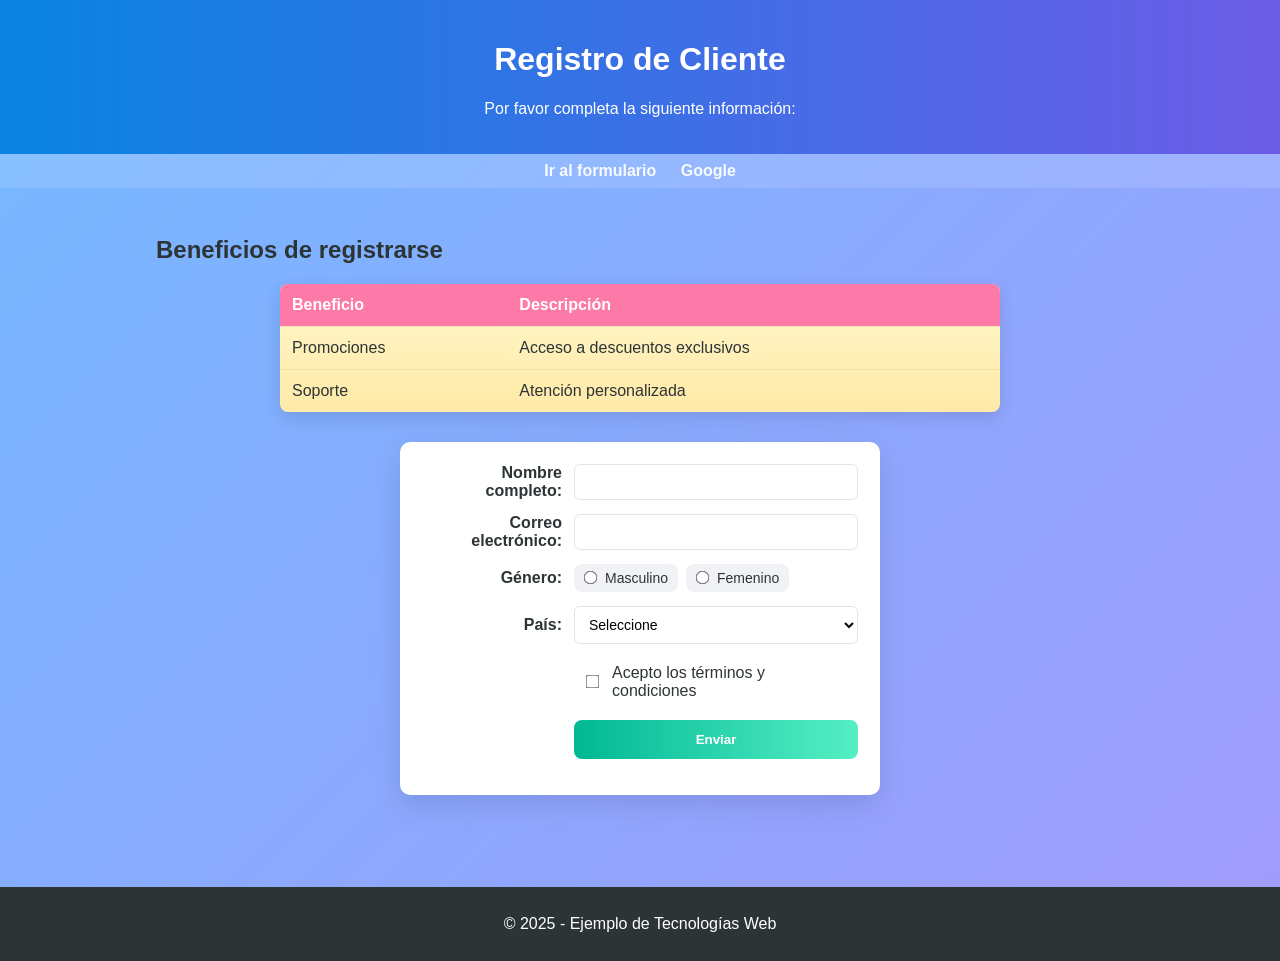
<file: Semana3/index.html>
<!DOCTYPE html>
<html lang="es">
<head>
  <meta charset="utf-8" />
  <meta name="viewport" content="width=device-width,initial-scale=1" />
  <title>Registro de Cliente - Ejemplo</title>
  <link rel="stylesheet" href="styles.css">
</head>
<body>
  <header>
    <h1>Registro de Cliente</h1>
    <p>Por favor completa la siguiente información:</p>
  </header>

  <nav>
    <ul>
      <li><a href="#formulario">Ir al formulario</a></li>
      <li><a href="https://www.google.com" target="_blank" rel="noopener">Google</a></li>
    </ul>
  </nav>

  <main class="container">
    <section id="tabla">
      <h2>Beneficios de registrarse</h2>
      <table class="beneficios">
        <thead>
          <tr>
            <th>Beneficio</th><th>Descripción</th>
          </tr>
        </thead>
        <tbody>
          <tr><td>Promociones</td><td>Acceso a descuentos exclusivos</td></tr>
          <tr><td>Soporte</td><td>Atención personalizada</td></tr>
        </tbody>
      </table>
    </section>

    <section id="formulario">
      <form id="clienteForm" class="formulario" novalidate>
        <!-- Nombre -->
        <div class="form-row">
          <label for="nombre">Nombre completo:</label>
          <input type="text" id="nombre" name="nombre" required autocomplete="name" />
        </div>

        <!-- Email -->
        <div class="form-row">
          <label for="email">Correo electrónico:</label>
          <input type="email" id="email" name="email" required autocomplete="email" />
        </div>

        <!-- Género (radio) -->
        <div class="form-row">
          <div class="label">Género:</div>
          <div class="options" role="radiogroup" aria-labelledby="generoLabel">
            <label class="option-item">
              <input type="radio" name="genero" value="Masculino" /> 
              <span>Masculino</span>
            </label>
            <label class="option-item">
              <input type="radio" name="genero" value="Femenino" /> 
              <span>Femenino</span>
            </label>
          </div>
        </div>

        <!-- País -->
        <div class="form-row">
          <label for="pais">País:</label>
          <select id="pais" name="pais" required>
            <option value="">Seleccione</option>
            <option value="Costa Rica">Costa Rica</option>
            <option value="México">México</option>
            <option value="Colombia">Colombia</option>
            <option value="Alemania">Alem.</option>
            <option value="Otro">Otro</option>
          </select>
        </div>

        <!-- Términos (checkbox) -->
        <div class="form-row">
          <div class="label"></div>
          <label class="checkbox-label">
            <input type="checkbox" id="terminos" name="terminos" />
            <span>Acepto los términos y condiciones</span>
          </label>
        </div>

        <!-- Botón -->
        <div class="form-row">
          <div class="label"></div>
          <button type="submit" class="btn">Enviar</button>
        </div>
      </form>
    </section>
  </main>

  <footer>
    <p>&copy; 2025 - Ejemplo de Tecnologías Web</p>
  </footer>

  <script src="script.js"></script>
</body>
</html>
</file>
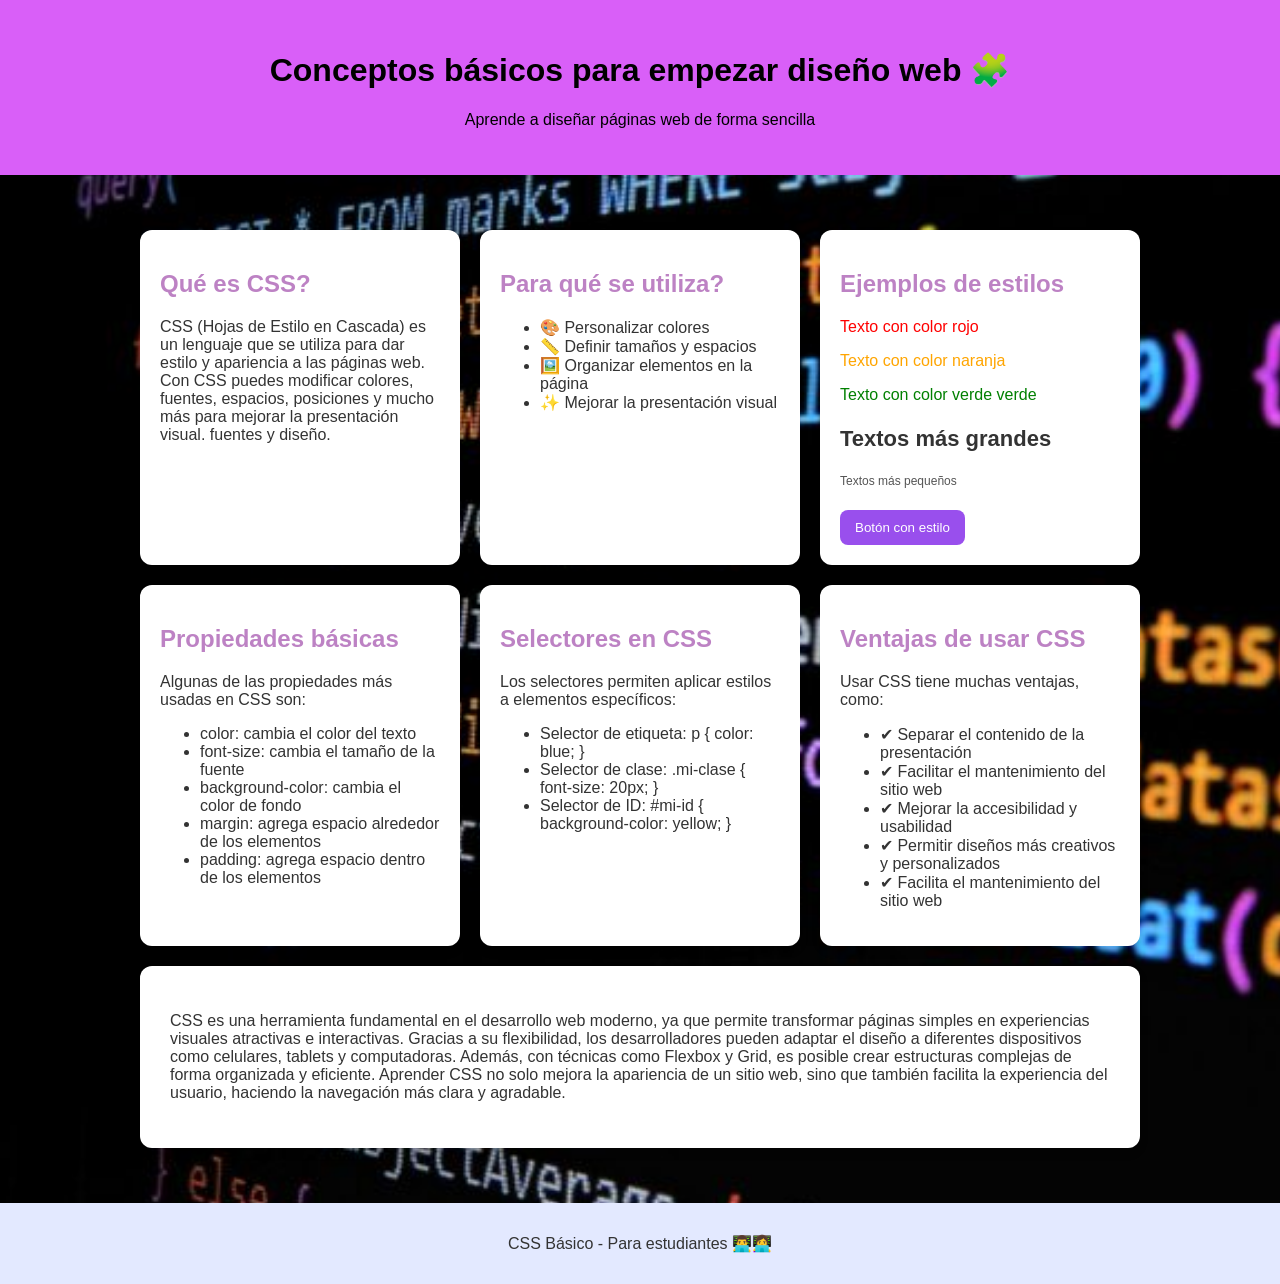
<file: Semana3/ejemplo1.html>
<!DOCTYPE html>
<html lang="es">
<head>
  <meta charset="UTF-8">
  <title>Aprendiendo CSS</title>
  <link rel="stylesheet" href="estilos1.css">
</head>
<body>

  <header class="header">
    <h1>Conceptos básicos para empezar diseño web 🧩</h1>
    <p>Aprende a diseñar páginas web de forma sencilla</p>
  </header>

  <main class="container">

    <section class="card">
      <h2>Qué es CSS?</h2>
      <p>
        CSS (Hojas de Estilo en Cascada) es un lenguaje que se utiliza para dar estilo y apariencia a las páginas web. Con CSS puedes modificar colores, fuentes, espacios, posiciones y mucho más para mejorar la presentación visual. fuentes y diseño.
      </p>
    </section>

    <section class="card">
      <h2>Para qué se utiliza?</h2>
      <ul>
        <li>🎨 Personalizar colores</li>
        <li>📏 Definir tamaños y espacios</li>
        <li>🖼️ Organizar elementos en la página</li>
        <li>✨ Mejorar la presentación visual</li>
      </ul>
    </section>

    <section class="card">
      <h2>Ejemplos de estilos</h2>
      <p class="texto-rojo">Texto con color rojo</p>
      <p class="texto-naranja">Texto con color naranja</p>
      <p class="texto-verde">Texto con color verde verde</p>
      <p class="texto-grande">Textos más grandes</p>
      <p class="texto-pequeño">Textos más pequeños</p>
      <button class="btn">Botón con estilo</button>
    </section>

    <section class="card">
      <h2>Propiedades básicas</h2>
      <p>
        Algunas de las propiedades más usadas en CSS son:
      </p>
      <ul>
        <li>  color: cambia el color del texto</li>
        <li>  font-size: cambia el tamaño de la fuente</li>
        <li>  background-color: cambia el color de fondo</li>
        <li>  margin: agrega espacio alrededor de los elementos</li>
        <li>  padding: agrega espacio dentro de los elementos</li>
      </ul>
    </section>

    <section class="card">
      <h2>Selectores en CSS</h2>
      <p>
        Los selectores permiten aplicar estilos a elementos específicos:
      </p>
      <ul>
        <li>  Selector de etiqueta: p { color: blue; }</li>
        <li>  Selector de clase: .mi-clase { font-size: 20px; }</li>
        <li>  Selector de ID: #mi-id { background-color: yellow; }</li>
      </ul>
    </section>

    <section class="card">
      <h2>Ventajas de usar CSS</h2>
      <p>
        Usar CSS tiene muchas ventajas, como:
      </p>
      <ul>
        <li>  ✔ Separar el contenido de la presentación</li>
        <li>  ✔ Facilitar el mantenimiento del sitio web</li>
        <li>  ✔ Mejorar la accesibilidad y usabilidad</li>
        <li>  ✔ Permitir diseños más creativos y personalizados</li>
        <li>  ✔ Facilita el mantenimiento del sitio web </li>
      </ul>
    </section>

    <section class="card-big">
      <p>
        CSS es una herramienta fundamental en el desarrollo web moderno, ya que permite transformar páginas simples en experiencias visuales atractivas e interactivas. Gracias a su flexibilidad, los desarrolladores pueden adaptar el diseño a diferentes dispositivos como celulares, tablets y computadoras. Además, con técnicas como Flexbox y Grid, es posible crear estructuras complejas de forma organizada y eficiente. Aprender CSS no solo mejora la apariencia de un sitio web, sino que también facilita la experiencia del usuario, haciendo la navegación más clara y agradable.
      </p>
    </section>

  </main>

  <footer class="footer">
    <p>CSS Básico - Para estudiantes 👨‍💻👩‍💻</p>
  </footer>

  <script>
    /* Efecto Parallax para el fondo */
    window.addEventListener("scroll", function() {
    let scroll = window.scrollY;
    let movimiento = -scroll * 0.5;
    document.body.style.backgroundPosition = movimiento + "px center";
  });
</script>

</body>
</html>
</file>
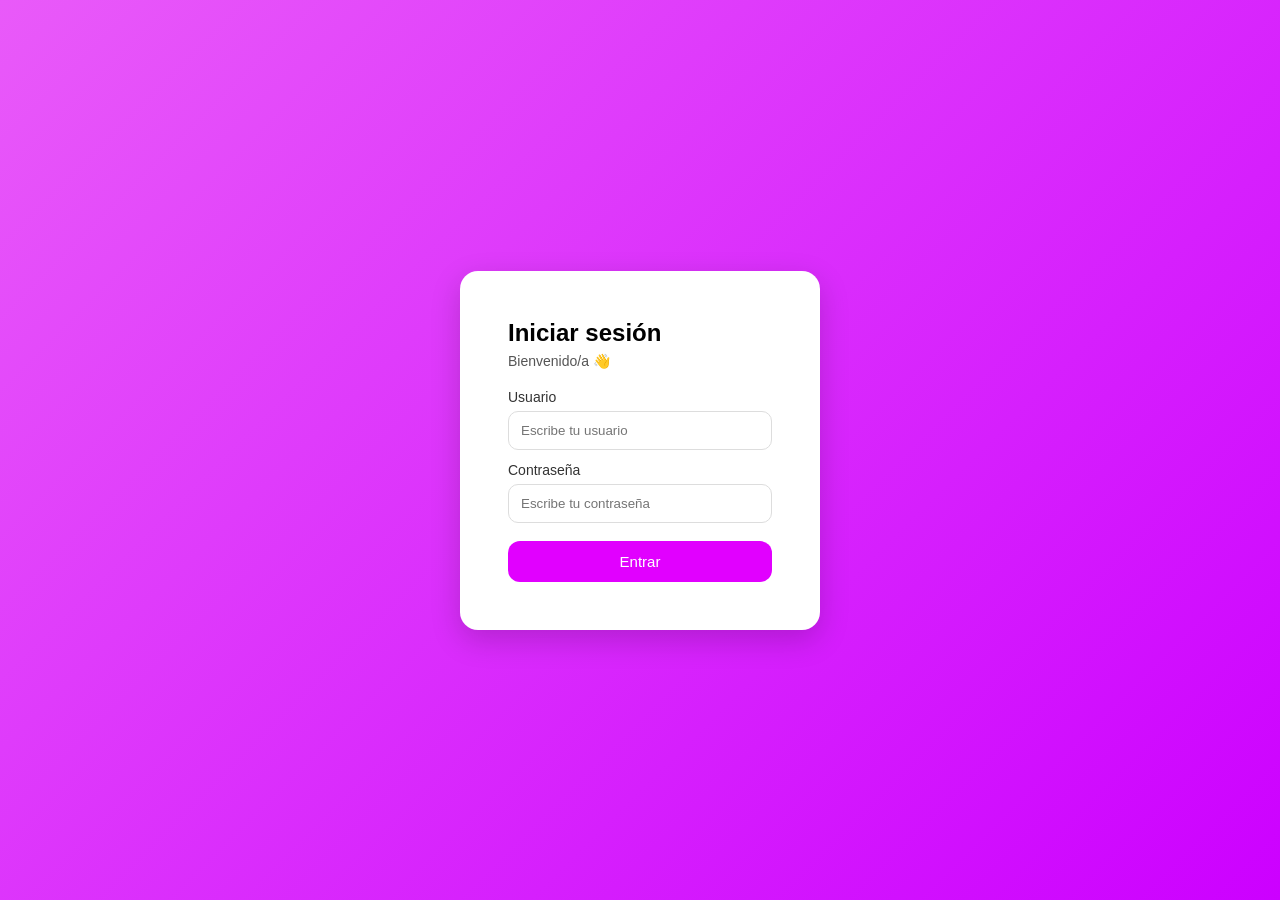
<file: Semana3/login.html>
<!DOCTYPE html>
<html lang="es">
<head>
  <meta charset="UTF-8" />
  <meta name="viewport" content="width=device-width, initial-scale=1.0" />
  <title>Login</title>
  <link rel="stylesheet" href="estilosLogin.css" />
</head>
<body>

  <div class="container">
    <form class="card" id="loginForm" novalidate>
      <h1>Iniciar sesión</h1>
      <p class="subtitle">Bienvenido/a 👋</p>

      <label for="usuario">Usuario</label>
      <input type="text" id="usuario" placeholder="Escribe tu usuario" />

      <label for="contrasena">Contraseña</label>
      <input type="password" id="contrasena" placeholder="Escribe tu contraseña" />

      <button type="submit">Entrar</button>

      <p id="mensaje" class="mensaje"></p>
    </form>
  </div>

  <script>
    const form = document.getElementById("loginForm");
    const usuario = document.getElementById("usuario");
    const contrasena = document.getElementById("contrasena");
    const mensaje = document.getElementById("mensaje");

    form.addEventListener("submit", (e) => {
      e.preventDefault();

      const u = usuario.value.trim();
      const c = contrasena.value.trim();

      if (u === "" || c === "") {
        mensaje.textContent = "Debe completar todos los campos.";
        mensaje.classList.remove("ok");
        mensaje.classList.add("error");
      } else {
        mensaje.textContent = "La validación fue correcta ✅";
        mensaje.classList.remove("error");
        mensaje.classList.add("ok");
      }
    });
  </script>

</body>
</html>
</file>
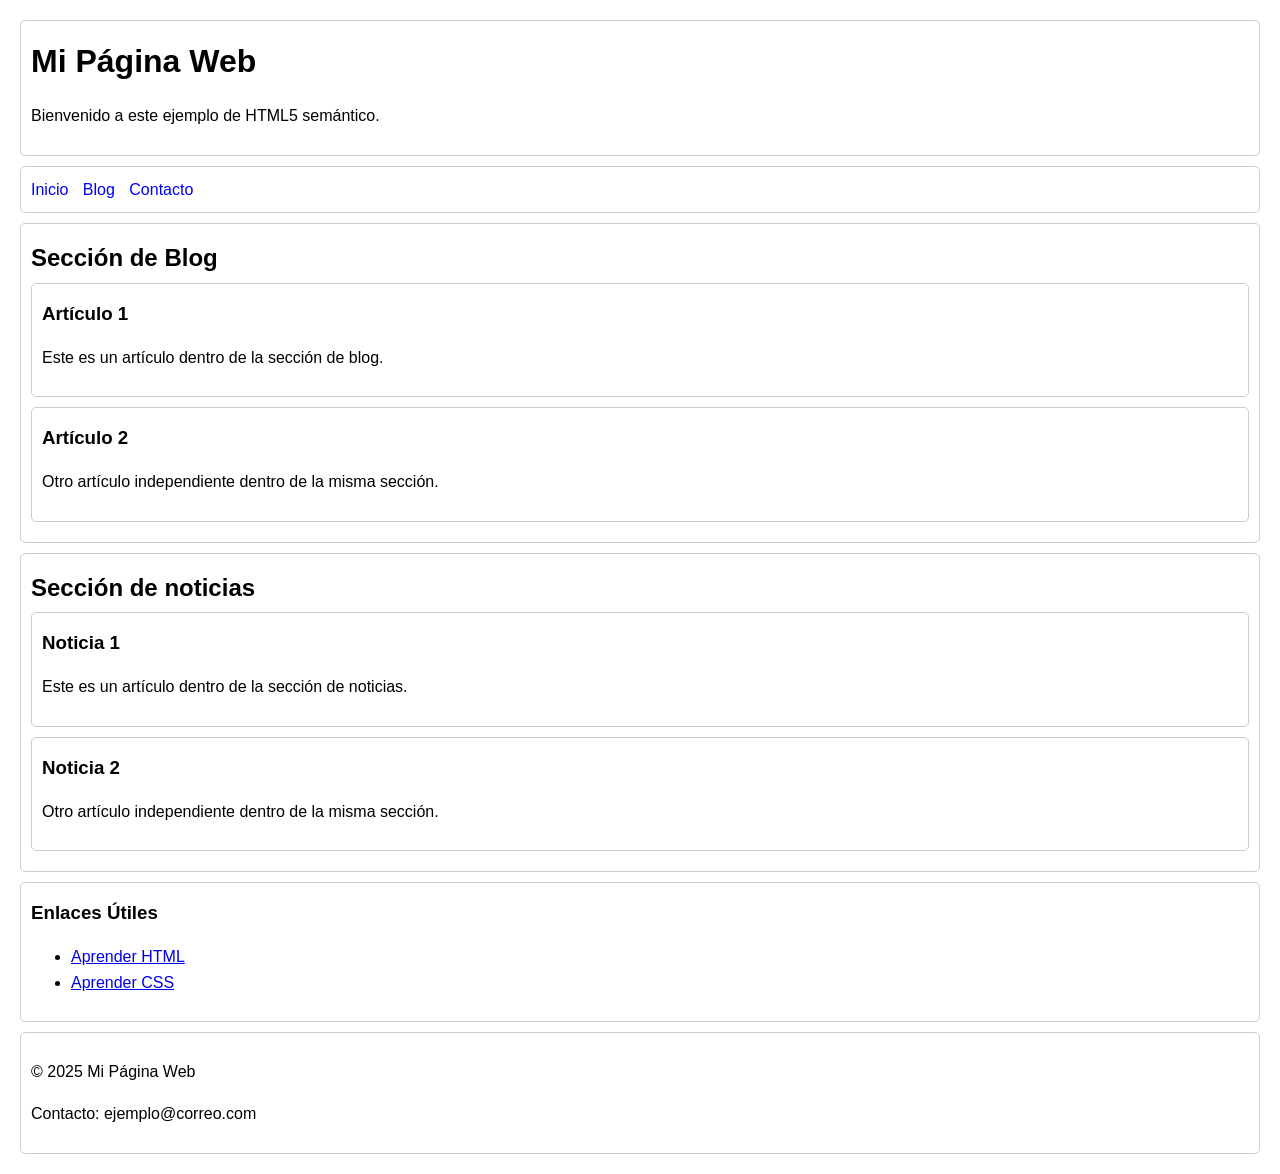
<file: Semana3/semanticos.html>
<!DOCTYPE html>
<html lang="es">
<head>
  <meta charset="UTF-8">
  <meta name="viewport" content="width=device-width, initial-scale=1.0">
  <title>Ejemplo de Elementos Semánticos HTML5</title>
  <style>
    body { font-family: Arial, sans-serif; margin: 20px; line-height: 1.6; }
    header, nav, section, article, aside, footer { 
      border: 1px solid #ccc; padding: 10px; margin-bottom: 10px; border-radius: 5px;
    }
    nav a { margin-right: 10px; text-decoration: none; color: blue; }
    h1, h2, h3 { margin: 5px 0; }
  </style>
</head>
<body>

  <!-- HEADER: Encabezado principal -->
  <header>
    <h1>Mi Página Web</h1>
    <p>Bienvenido a este ejemplo de HTML5 semántico.</p>
  </header>

  <!-- NAV: Navegación -->
  <nav>
    <a href="#inicio">Inicio</a>
    <a href="#blog">Blog</a>
    <a href="#contacto">Contacto</a>
  </nav>

  <!-- MAIN: Contenido principal -->
  <main>
    <!-- SECTION: Sección temática -->
    <section id="blog">
      <h2>Sección de Blog</h2>

      <!-- ARTICLE: Contenido independiente -->
      <article>
        <h3>Artículo 1</h3>
        <p>Este es un artículo dentro de la sección de blog.</p>
      </article>

      <article>
        <h3>Artículo 2</h3>
        <p>Otro artículo independiente dentro de la misma sección.</p>
      </article>
    </section>

    <section id="noticias">
      <h2>Sección de noticias</h2>

      <!-- ARTICLE: Contenido independiente -->
      <article>
        <h3>Noticia 1</h3>
        <p>Este es un artículo dentro de la sección de noticias.</p>
      </article>

      <article>
        <h3>Noticia 2</h3>
        <p>Otro artículo independiente dentro de la misma sección.</p>
      </article>
    </section>

    <!-- ASIDE: Contenido lateral o complementario -->
    <aside>
      <h3>Enlaces Útiles</h3>
      <ul>
        <li><a href="#">Aprender HTML</a></li>
        <li><a href="#">Aprender CSS</a></li>
      </ul>
    </aside>
  </main>

  <!-- FOOTER: Pie de página -->
  <footer>
    <p>&copy; 2025 Mi Página Web</p>
    <p>Contacto: ejemplo@correo.com</p>
  </footer>

</body>
</html>
</file>
<file: Semana3/styles.css>
/* Global */
:root{
  --accent-1: #0984e3;
  --accent-2: #6c5ce7;
  --card-bg: #ffffff;
  --muted: #636e72;
}

* { box-sizing: border-box; }
body {
  margin: 0;
  font-family: Inter, "Helvetica Neue", Arial, sans-serif;
  color: #2d3436;
  background: linear-gradient(135deg,#74b9ff 0%, #a29bfe 100%);
  -webkit-font-smoothing:antialiased;
  -moz-osx-font-smoothing:grayscale;
  min-height: 100vh;
  display: flex;
  flex-direction: column;
}

/* Header & nav */
header {
  background: linear-gradient(90deg,var(--accent-1),var(--accent-2));
  color: white;
  padding: 20px;
  text-align: center;
}

nav {
  background: rgba(255,255,255,0.12);
  padding: 8px 0;
  text-align: center;
}
nav ul { margin:0; padding:0; list-style:none; }
nav ul li { display:inline-block; margin:0 10px; }
nav a { color: #fff; text-decoration:none; font-weight:600; opacity:0.95; }

/* Main container (centra todo horizontalmente) */
.container {
  width: 100%;
  max-width: 1000px;
  margin: 28px auto;
  padding: 0 16px 40px;
}

/* Tabla de beneficios (centrada) */
.beneficios {
  width: 100%;
  max-width: 720px;
  margin: 0 auto 30px;
  border-collapse: collapse;
  box-shadow: 0 6px 18px rgba(0,0,0,0.12);
  background: linear-gradient(180deg,#fff7cc,#ffeaa7);
  border-radius: 8px;
  overflow: hidden;
}
.beneficios th {
  background:#fd79a8;
  color:#fff;
  padding:12px;
  text-align:left;
}
.beneficios td {
  padding:12px;
  border-top: 1px solid rgba(0,0,0,0.06);
}

/* Formulario: centrado y alineado */
.formulario {
  width: 100%;
  max-width: 480px;
  margin: 24px auto;
  padding: 22px;
  background: var(--card-bg);
  border-radius: 10px;
  box-shadow: 0 10px 30px rgba(2,6,23,0.12);
}

/* Cada fila usa grid para alinear label + input */
.form-row {
  display: grid;
  grid-template-columns: 140px 1fr;
  gap: 12px;
  align-items: center;
  margin-bottom: 14px;
}

/* Etiqueta en la primera columna (alineada a la derecha) */
.form-row label[for],
.form-row .label {
  text-align: right;
  font-weight: 600;
  color: #2d3436;
}

/* Inputs y select ocupan toda la segunda columna */
.formulario input[type="text"],
.formulario input[type="email"],
.formulario select,
.formulario input[type="tel"],
.formulario input[type="date"] {
  width: 100%;
  padding: 9px 10px;
  border-radius: 6px;
  border: 1px solid #dfe6e9;
  background: #fff;
  font-size: 14px;
}

/* Radio options */
.options {
  display: flex;
  align-items: center;
  gap: 8px;
}
.option-item {
  display: inline-flex;
  align-items: center;
  gap: 8px;
  padding: 6px 10px;
  border-radius: 8px;
  background: #f1f2f6;
  cursor: pointer;
  user-select: none;
  font-size: 14px;
}
.option-item input[type="radio"] {
  margin: 0;
  transform: scale(1.05);
}

/* Checkbox label (segunda columna) */
.checkbox-label {
  display: inline-flex;
  align-items: center;
  gap: 10px;
  padding: 6px 8px;
  cursor: pointer;
}
.checkbox-label input[type="checkbox"] {
  transform: scale(1.05);
}

/* Botón */
.btn {
  width: 100%;
  padding: 12px;
  background: linear-gradient(90deg,#00b894,#55efc4);
  border: none;
  border-radius: 8px;
  color: #ffffff;
  font-weight: 700;
  cursor: pointer;
}
.btn:hover { opacity: 0.95; transform: translateY(-1px); }

/* Footer */
footer {
  margin-top: auto;
  background: #2d3436;
  color: #fff;
  padding: 12px;
  text-align: center;
}

/* Responsive: en pantallas pequeñas, etiqueta encima del input */
@media (max-width: 560px) {
  .form-row { grid-template-columns: 1fr; }
  .form-row label[for], .form-row .label { text-align: left; margin-bottom: 6px; }
  .formulario { padding: 16px; }
}
</file>
<file: Semana3/estilos1.css>
/* Estilos generales */
body {
  margin: 0;
  font-family: Arial, sans-serif;
  /* Agregamos un fondo con una imagen png movil*/
  background-image: url('../Semana3/Figuras/Programacion-web2.png');
  background-size: auto 100%;
  background-position: 0px center;
  background-repeat: no-repeat;
  background-color: black;

  color: #333;
}

/* Encabezado */
.header {
  background-color: #d95ff8;
  color: rgb(0, 0, 0);
  text-align: center;
  padding: 30px 10px;
}

/* Contenedor principal */
.container {
  max-width: 1000px;
  margin: 40px auto;
  padding: 15px;
  display: grid;
  grid-template-columns: repeat(auto-fit, minmax(250px, 1fr));
  gap: 20px;
}

/* Tarjetas */
.card {
  background: rgb(255, 255, 255);
  padding: 20px;
  border-radius: 12px;
  box-shadow: 0 5px 10px rgba(0,0,0,0.1);
}

.card h2 {
  color: #7800867d;
}

.card-big {
  background: rgb(255, 255, 255);
  padding: 30px;
  border-radius: 12px;
  box-shadow: 0 5px 10px rgba(0,0,0,0.1);
  grid-column: span 3;
}

/* Textos con estilos */
.texto-rojo {
  color: red;
}

.texto-naranja {
  color: orange;
}

.texto-verde {
  color: green;
}

.texto-grande {
  font-size: 22px;
  font-weight: bold;
}

.texto-pequeño {
  font-size: 12px;
  color: #555;
}

/* Botón */
.btn {
  margin-top: 10px;
  padding: 10px 15px;
  background-color: #994fed;
  color: white;
  border: none;
  border-radius: 8px;
  cursor: pointer;
}

.btn:hover {
  background-color: #8316a4;
}

/* Pie de página */
.footer {
  text-align: center;
  padding: 15px;
  background-color: #e3e9ff;
  margin-top: 30px;
}
</file>
<file: Semana3/estilosLogin.css>
* {
  box-sizing: border-box;
  font-family: Arial, Helvetica, sans-serif;
}

body {
  margin: 0;
  min-height: 100vh;
  display: grid;
  place-items: center;
  background: linear-gradient(135deg, #e95af9, #cc00ff);
}

.container {
  width: 100%;
  padding: 20px;
  display: grid;
  place-items: center;
}

.card {
  width: 100%;
  max-width: 360px;
  background: white;
  padding: 48px;
  border-radius: 18px;
  box-shadow: 0 10px 30px rgba(0,0,0,0.18);
}

.card h1 {
  margin: 0;
  font-size: 24px;
}

.subtitle {
  margin: 6px 0 20px;
  color: #555;
  font-size: 14px;
}

label {
  display: block;
  margin: 12px 0 6px;
  font-size: 14px;
  color: #333;
}

input {
  width: 100%;
  padding: 11px 12px;
  border: 1px solid #ddd;
  border-radius: 10px;
  outline: none;
  transition: 0.2s;
}

input:focus {
  border-color: #53036c;
  box-shadow: 0 0 0 3px rgba(106, 90, 249, 0.15);
}

button {
  width: 100%;
  margin-top: 18px;
  padding: 12px;
  border: none;
  border-radius: 12px;
  background: #e100ff;
  color: white;
  font-size: 15px;
  cursor: pointer;
  transition: 0.2s;
}

button:hover {
  transform: translateY(-1px);
  background: #e84cf0;
}

.mensaje {
  margin-top: 14px;
  font-size: 14px;
  text-align: center;
  padding: 10px;
  border-radius: 10px;
  display: none; /* se muestra solo cuando haya texto */
}

/* Cuando JS agrega clases */
.mensaje.error {
  display: block;
  background: #ffe6e6;
  color: #b30000;
  border: 1px solid #ffb3b3;
}

.mensaje.ok {
  display: block;
  background: #e9fff0;
  color: #0a7a2f;
  border: 1px solid #bdf0cd;
}
</file>
